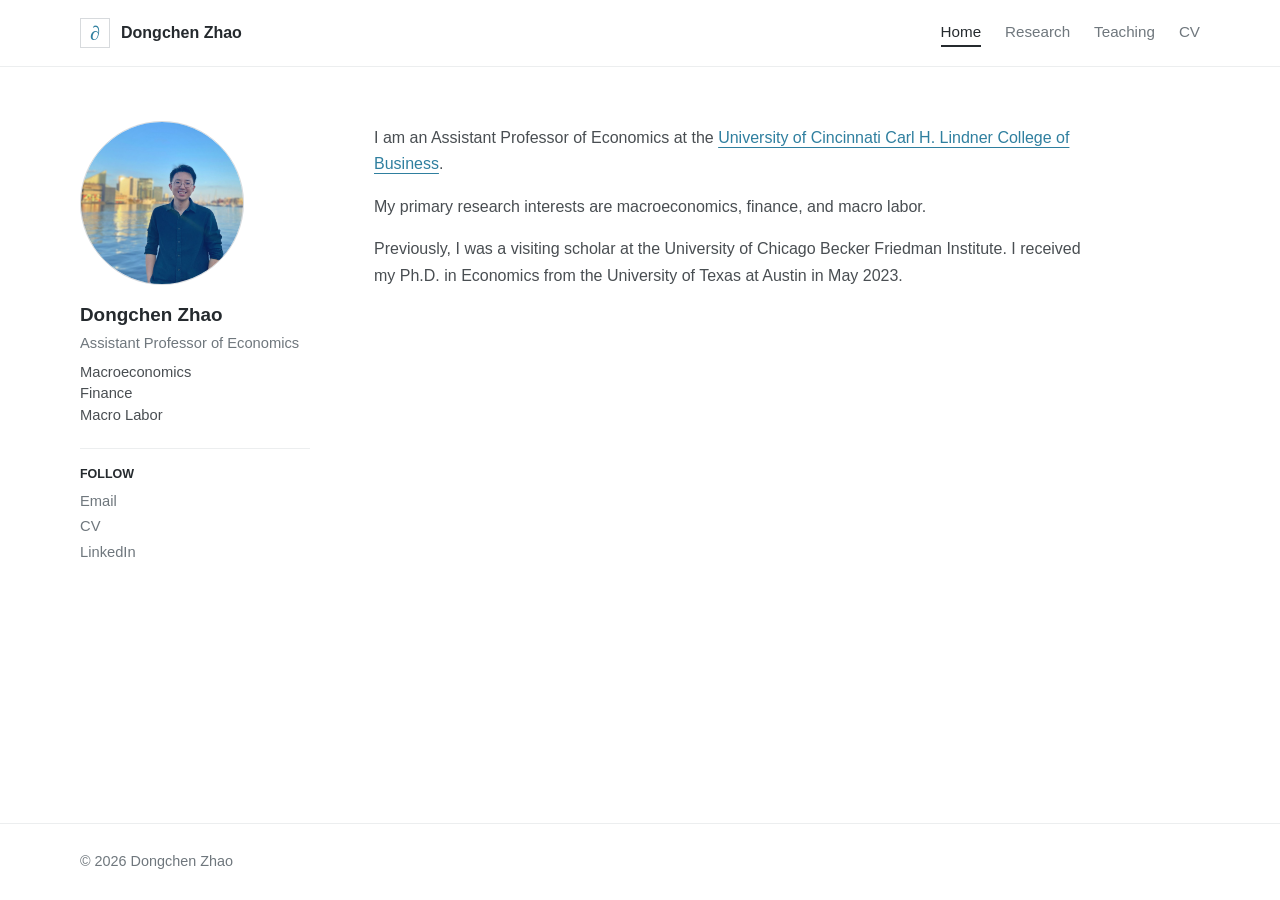
<file: index.html>
<!DOCTYPE html>
<html lang="en">
<head>
  <meta charset="utf-8">
  <meta name="viewport" content="width=device-width, initial-scale=1">
  <meta name="description" content="Dongchen Zhao, Assistant Professor of Economics at the University of Cincinnati.">
  <title>Dongchen Zhao</title>
  <link rel="icon" href="assets/favicon.svg" type="image/svg+xml">
  <link rel="stylesheet" href="style.css?v=5">
</head>
<body>
  <header class="site-header">
    <div class="container header-inner">
      <a class="site-title" href="index.html">
        <span class="site-mark" aria-hidden="true">∂</span>
        <span>Dongchen Zhao</span>
      </a>
      <nav class="site-nav" aria-label="Main navigation">
        <a href="index.html" aria-current="page">Home</a>
        <a href="research.html">Research</a>
        <a href="teaching.html">Teaching</a>
        <a href="cv.html">CV</a>
      </nav>
    </div>
  </header>

  <main class="container site-layout">
    <aside class="profile-card" aria-label="Profile">
      <img class="profile-photo" src="assets/profile.jpg" alt="Dongchen Zhao">
      <h1>Dongchen Zhao</h1>
      <p class="profile-role">Assistant Professor of Economics</p>
      <p class="profile-fields"><span>Macroeconomics</span><span>Finance</span><span>Macro Labor</span></p>
      <div class="profile-links" aria-label="Profile links">
        <p>Follow</p>
        <a href="mailto:dongchen.zhao@uc.edu">Email</a>
        <a href="cv.html">CV</a>
        <a href="https://www.linkedin.com/in/dongchen-zhao/" target="_blank" rel="noopener">LinkedIn</a>
      </div>
    </aside>

    <article class="content-column">
      <p>
        I am an Assistant Professor of Economics at the
        <a href="https://business.uc.edu/" target="_blank" rel="noopener">University of Cincinnati Carl H. Lindner College of Business</a>.
      </p>
      <p>
        My primary research interests are macroeconomics, finance, and macro labor.
      </p>
      <p>
        Previously, I was a visiting scholar at the University of Chicago Becker Friedman
        Institute. I received my Ph.D. in Economics from the University of Texas at Austin
        in May 2023.
      </p>
    </article>
  </main>

  <footer class="site-footer">
    <div class="container">
      <p>&copy; 2026 Dongchen Zhao</p>
    </div>
  </footer>
</body>
</html>
</file>
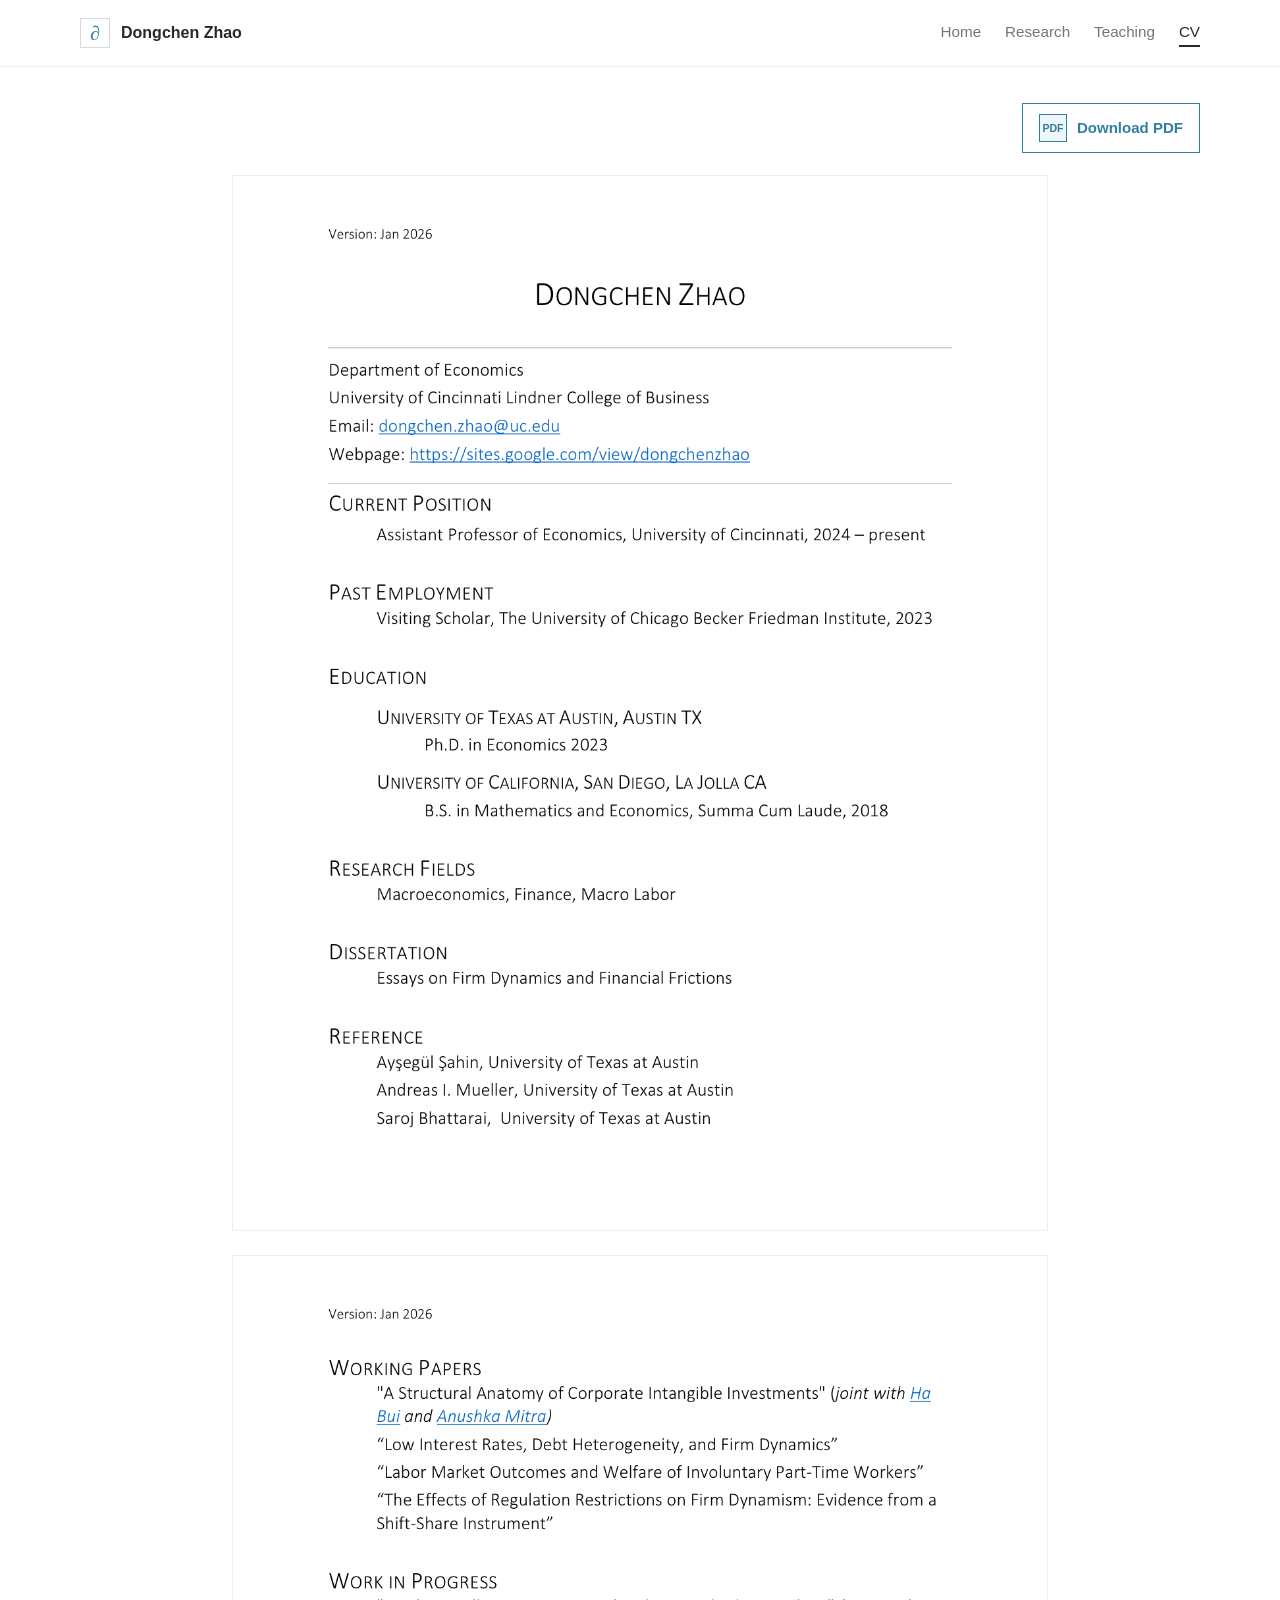
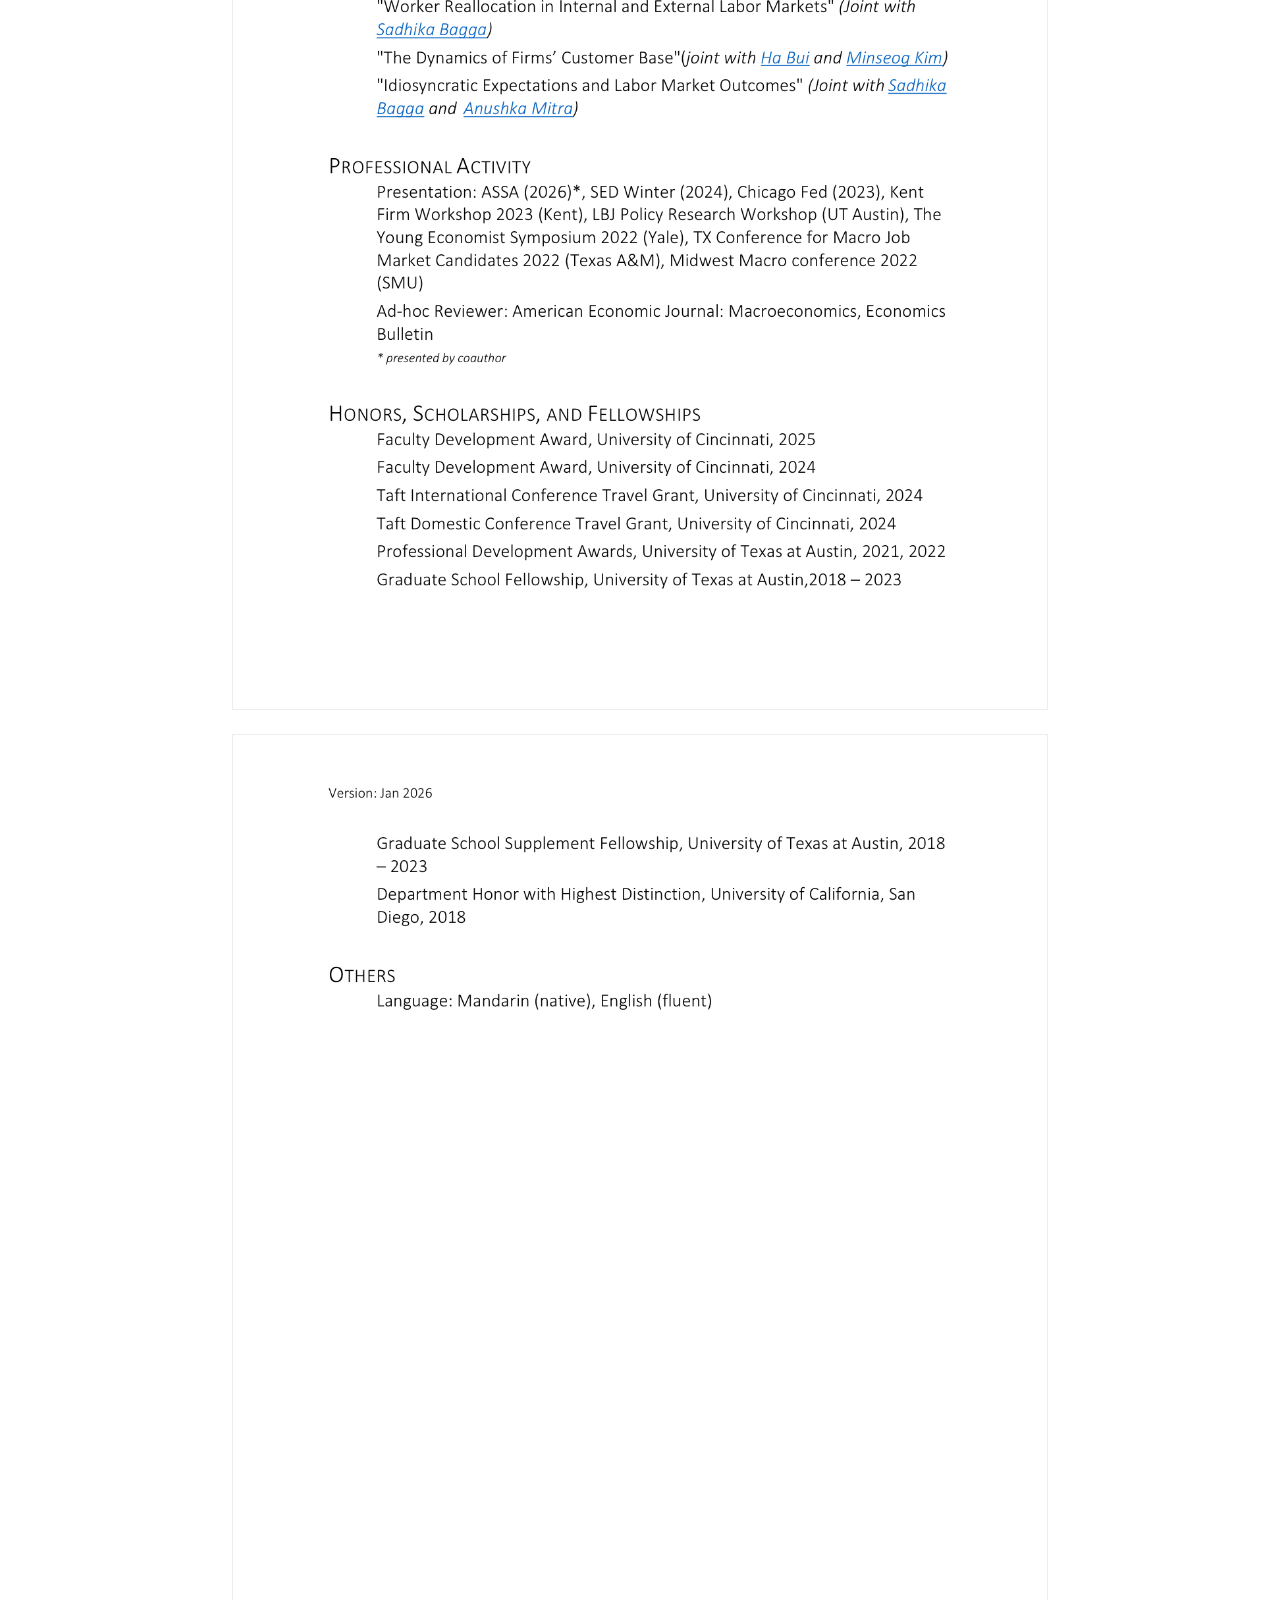
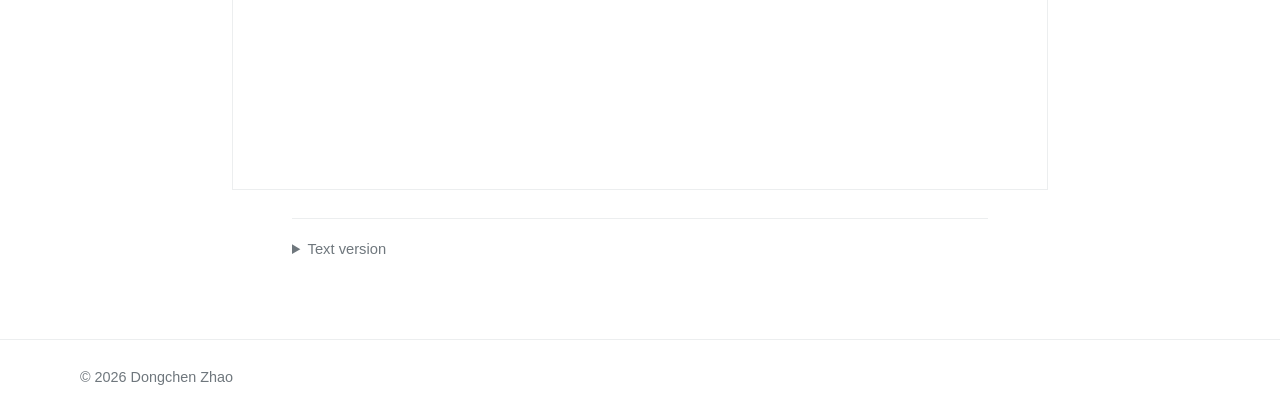
<file: cv/index.html>
<!DOCTYPE html>
<html lang="en">
<head>
  <meta charset="utf-8">
  <meta name="viewport" content="width=device-width, initial-scale=1">
  <meta name="description" content="Curriculum vitae for Dongchen Zhao.">
  <title>CV | Dongchen Zhao</title>
  <link rel="icon" href="../assets/favicon.svg" type="image/svg+xml">
  <link rel="stylesheet" href="../style.css?v=5">
</head>
<body>
  <header class="site-header">
    <div class="container header-inner">
      <a class="site-title" href="../index.html">
        <span class="site-mark" aria-hidden="true">∂</span>
        <span>Dongchen Zhao</span>
      </a>
      <nav class="site-nav" aria-label="Main navigation">
        <a href="../index.html">Home</a>
        <a href="../research.html">Research</a>
        <a href="../teaching.html">Teaching</a>
        <a href="../cv.html" aria-current="page">CV</a>
      </nav>
    </div>
  </header>

  <main class="container page cv-page">
    <div class="cv-tools" aria-label="CV actions">
      <a class="button" href="https://www.dropbox.com/scl/fi/xnmes6wqcvmn2f621hjdb/dongchen-zhao-cv.pdf?rlkey=xqzj2hevvkino3jy4amhmbyos&amp;st=wlo32c3w&amp;dl=0" target="_blank" rel="noopener"><span aria-hidden="true">PDF</span>Download PDF</a>
    </div>
    <div class="cv-image-preview" aria-label="CV PDF preview">
      <img src="cv-page-1.png" alt="Dongchen Zhao CV page 1">
      <img src="cv-page-2.png" alt="Dongchen Zhao CV page 2">
      <img src="cv-page-3.png" alt="Dongchen Zhao CV page 3">
    </div>
    <details class="cv-text-version">
      <summary>Text version</summary>
    <article class="cv-document cv-word">
      <header class="cv-heading">
        <h1>Dongchen Zhao</h1>
        <div class="cv-rule" aria-hidden="true"></div>
        <div class="cv-contact">
          <p>Department of Economics</p>
          <p>University of Cincinnati Lindner College of Business</p>
          <p>Email: dongchen.zhao@uc.edu</p>
          <p>Webpage: https://sites.google.com/view/dongchenzhao</p>
        </div>
      </header>

        <section class="cv-section">
          <h2>Current Position</h2>
          <p class="cv-entry cv-entry-indent">Assistant Professor of Economics, University of Cincinnati, 2024 – present</p>
        </section>
        <section class="cv-section">
          <h2>Past Employment</h2>
          <p class="cv-entry cv-entry-indent">Visiting Scholar, The University of Chicago Becker Friedman Institute, 2023</p>
        </section>
        <section class="cv-section">
          <h2>Education</h2>
          <p class="cv-entry cv-entry-institution">University of Texas at Austin, Austin TX</p>
          <p class="cv-entry cv-entry-indent">Ph.D. in Economics 2023</p>
          <p class="cv-entry cv-entry-institution">University of California, San Diego, La Jolla CA</p>
          <p class="cv-entry cv-entry-indent">B.S. in Mathematics and Economics, Summa Cum Laude, 2018</p>
        </section>
        <section class="cv-section">
          <h2>Research Fields</h2>
          <p class="cv-entry cv-entry-indent">Macroeconomics, Finance, Macro Labor</p>
        </section>
        <section class="cv-section">
          <h2>Dissertation</h2>
          <p class="cv-entry cv-entry-indent">Essays on Firm Dynamics and Financial Frictions</p>
        </section>
        <section class="cv-section">
          <h2>Reference</h2>
          <p class="cv-entry cv-entry-indent">Ayşegül Şahin, University of Texas at Austin</p>
          <p class="cv-entry cv-entry-indent">Andreas I. Mueller, University of Texas at Austin</p>
          <p class="cv-entry cv-entry-indent">Saroj Bhattarai, University of Texas at Austin</p>
        </section>
        <section class="cv-section">
          <h2>Working Papers</h2>
          <p class="cv-entry cv-entry-indent">&quot;A Structural Anatomy of Corporate Intangible Investments&quot; <em>(joint with Ha Bui and Anushka Mitra)</em></p>
          <p class="cv-entry cv-entry-indent">“Low Interest Rates, Debt Heterogeneity, and Firm Dynamics”</p>
          <p class="cv-entry cv-entry-indent">“Labor Market Outcomes and Welfare of Involuntary Part-Time Workers”</p>
          <p class="cv-entry cv-entry-indent">“The Effects of Regulation Restrictions on Firm Dynamism: Evidence from a Shift-Share Instrument”</p>
        </section>
        <section class="cv-section">
          <h2>Work in Progress</h2>
          <p class="cv-entry cv-entry-indent">&quot;Worker Reallocation in Internal and External Labor Markets&quot; <em>(Joint with Sadhika Bagga)</em></p>
          <p class="cv-entry cv-entry-indent">&quot;The Dynamics of Firms’ Customer Base&quot;<em>(joint with Ha Bui and Minseog Kim)</em></p>
          <p class="cv-entry cv-entry-indent">&quot;Idiosyncratic Expectations and Labor Market Outcomes&quot; <em>(Joint with Sadhika Bagga and Anushka Mitra)</em></p>
        </section>
        <section class="cv-section">
          <h2>Professional Activity</h2>
          <p class="cv-entry cv-entry-indent">Presentation: ASSA (2026)*, SED Winter (2024), Chicago Fed (2023), Kent Firm Workshop 2023 (Kent), LBJ Policy Research Workshop (UT Austin), The Young Economist Symposium 2022 (Yale), TX Conference for Macro Job Market Candidates 2022 (Texas A&amp;M), Midwest Macro conference 2022 (SMU)</p>
          <p class="cv-entry cv-entry-indent">Ad-hoc Reviewer: American Economic Journal: Macroeconomics, Economics Bulletin</p>
          <p class="cv-entry cv-entry-note"><em>* presented by coauthor</em></p>
        </section>
        <section class="cv-section">
          <h2>Honors, Scholarships, and Fellowships</h2>
          <p class="cv-entry cv-entry-indent">Faculty Development Award, University of Cincinnati, 2025</p>
          <p class="cv-entry cv-entry-indent">Faculty Development Award, University of Cincinnati, 2024</p>
          <p class="cv-entry cv-entry-indent">Taft International Conference Travel Grant, University of Cincinnati, 2024</p>
          <p class="cv-entry cv-entry-indent">Taft Domestic Conference Travel Grant, University of Cincinnati, 2024</p>
          <p class="cv-entry cv-entry-indent">Professional Development Awards, University of Texas at Austin, 2021, 2022</p>
          <p class="cv-entry cv-entry-indent">Graduate School Fellowship, University of Texas at Austin,2018 – 2023</p>
          <p class="cv-entry cv-entry-indent">Graduate School Supplement Fellowship, University of Texas at Austin, 2018 – 2023</p>
          <p class="cv-entry cv-entry-indent">Department Honor with Highest Distinction, University of California, San Diego, 2018</p>
        </section>
        <section class="cv-section">
          <h2>Others</h2>
          <p class="cv-entry cv-entry-indent">Language: Mandarin (native), English (fluent)</p>
        </section>
    </article>
    </details>
  </main>

  <footer class="site-footer">
    <div class="container">
      <p>&copy; 2026 Dongchen Zhao</p>
    </div>
  </footer>
</body>
</html>
</file>
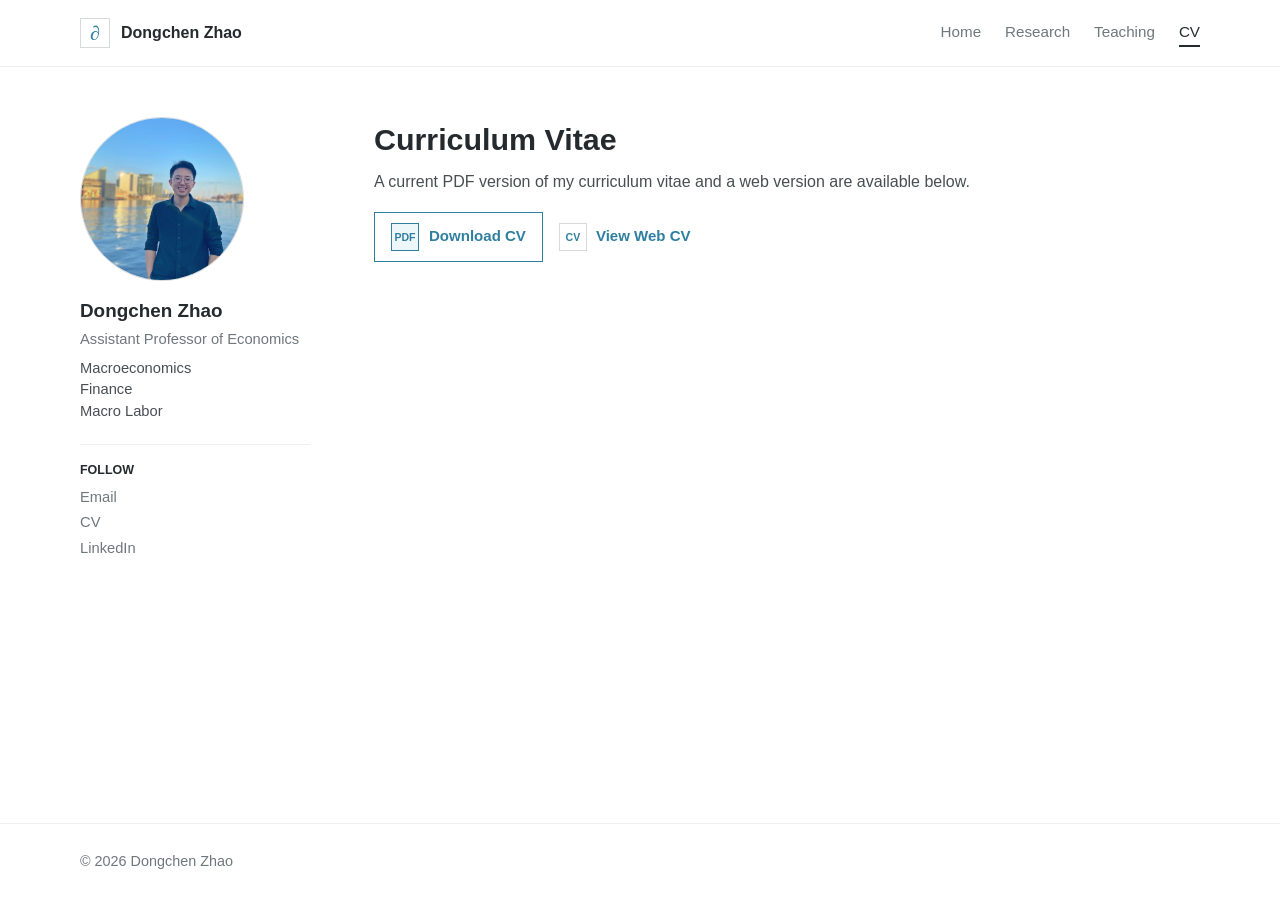
<file: cv.html>
<!DOCTYPE html>
<html lang="en">
<head>
  <meta charset="utf-8">
  <meta name="viewport" content="width=device-width, initial-scale=1">
  <meta name="description" content="Curriculum vitae for Dongchen Zhao.">
  <title>CV | Dongchen Zhao</title>
  <link rel="icon" href="assets/favicon.svg" type="image/svg+xml">
  <link rel="stylesheet" href="style.css?v=5">
</head>
<body>
  <header class="site-header">
    <div class="container header-inner">
      <a class="site-title" href="index.html">
        <span class="site-mark" aria-hidden="true">∂</span>
        <span>Dongchen Zhao</span>
      </a>
      <nav class="site-nav" aria-label="Main navigation">
        <a href="index.html">Home</a>
        <a href="research.html">Research</a>
        <a href="teaching.html">Teaching</a>
        <a href="cv.html" aria-current="page">CV</a>
      </nav>
    </div>
  </header>

  <main class="container site-layout page-layout">
    <aside class="profile-card" aria-label="Profile">
      <img class="profile-photo" src="assets/profile.jpg" alt="Dongchen Zhao">
      <h2>Dongchen Zhao</h2>
      <p class="profile-role">Assistant Professor of Economics</p>
      <p class="profile-fields"><span>Macroeconomics</span><span>Finance</span><span>Macro Labor</span></p>
      <div class="profile-links" aria-label="Profile links">
        <p>Follow</p>
        <a href="mailto:dongchen.zhao@uc.edu">Email</a>
        <a href="cv.html">CV</a>
        <a href="https://www.linkedin.com/in/dongchen-zhao/" target="_blank" rel="noopener">LinkedIn</a>
      </div>
    </aside>

    <div class="content-column">
      <header class="page-header">
        <h1>Curriculum Vitae</h1>
        <p>
          A current PDF version of my curriculum vitae and a web version are available below.
        </p>
        <p class="button-row">
          <a class="button" href="https://www.dropbox.com/scl/fi/xnmes6wqcvmn2f621hjdb/dongchen-zhao-cv.pdf?rlkey=xqzj2hevvkino3jy4amhmbyos&amp;st=wlo32c3w&amp;dl=0" target="_blank" rel="noopener"><span aria-hidden="true">PDF</span>Download CV</a>
          <a class="icon-link" href="cv/"><span aria-hidden="true">CV</span>View Web CV</a>
        </p>
      </header>
    </div>
  </main>

  <footer class="site-footer">
    <div class="container">
      <p>&copy; 2026 Dongchen Zhao</p>
    </div>
  </footer>
</body>
</html>
</file>
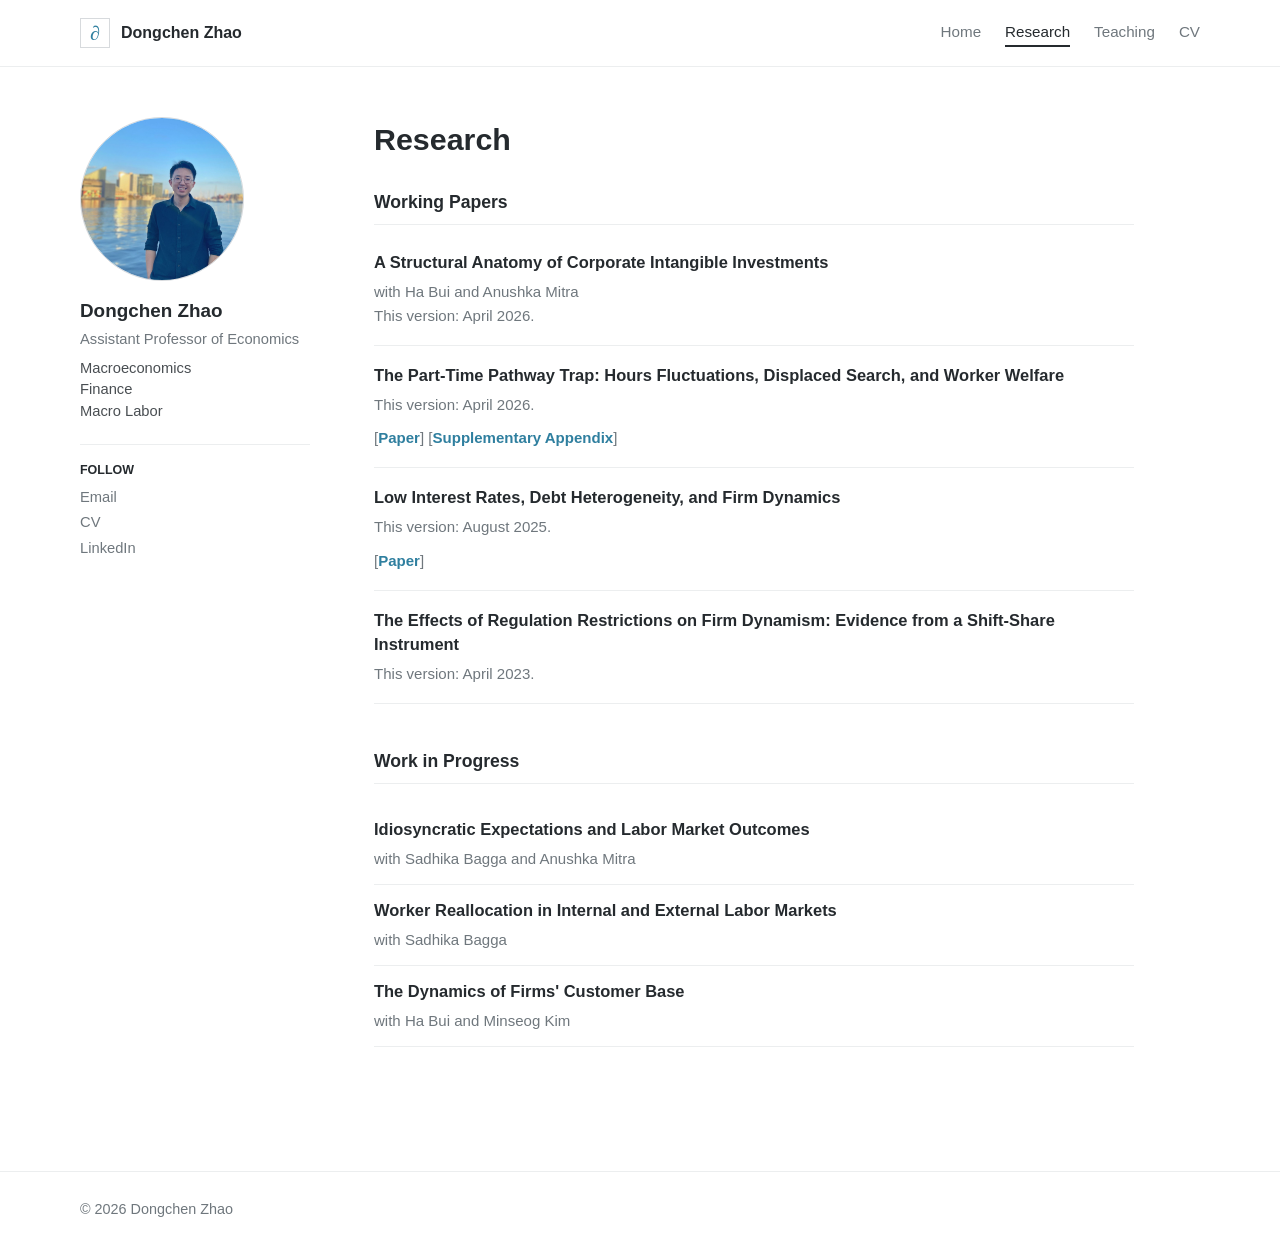
<file: research.html>
<!DOCTYPE html>
<html lang="en">
<head>
  <meta charset="utf-8">
  <meta name="viewport" content="width=device-width, initial-scale=1">
  <meta name="description" content="Research by Dongchen Zhao.">
  <title>Research | Dongchen Zhao</title>
  <link rel="icon" href="assets/favicon.svg" type="image/svg+xml">
  <link rel="stylesheet" href="style.css?v=5">
</head>
<body>
  <header class="site-header">
    <div class="container header-inner">
      <a class="site-title" href="index.html">
        <span class="site-mark" aria-hidden="true">∂</span>
        <span>Dongchen Zhao</span>
      </a>
      <nav class="site-nav" aria-label="Main navigation">
        <a href="index.html">Home</a>
        <a href="research.html" aria-current="page">Research</a>
        <a href="teaching.html">Teaching</a>
        <a href="cv.html">CV</a>
      </nav>
    </div>
  </header>

  <main class="container site-layout page-layout">
    <aside class="profile-card" aria-label="Profile">
      <img class="profile-photo" src="assets/profile.jpg" alt="Dongchen Zhao">
      <h2>Dongchen Zhao</h2>
      <p class="profile-role">Assistant Professor of Economics</p>
      <p class="profile-fields"><span>Macroeconomics</span><span>Finance</span><span>Macro Labor</span></p>
      <div class="profile-links" aria-label="Profile links">
        <p>Follow</p>
        <a href="mailto:dongchen.zhao@uc.edu">Email</a>
        <a href="cv.html">CV</a>
        <a href="https://www.linkedin.com/in/dongchen-zhao/" target="_blank" rel="noopener">LinkedIn</a>
      </div>
    </aside>

    <div class="content-column">
      <header class="page-header">
        <h1>Research</h1>
      </header>

      <section class="section-block" aria-labelledby="working-papers">
        <h2 id="working-papers">Working Papers</h2>
        <article class="research-item">
          <h3>A Structural Anatomy of Corporate Intangible Investments</h3>
          <p class="paper-authors">with Ha Bui and Anushka Mitra</p>
          <p class="paper-version">This version: April 2026.</p>
        </article>

        <article class="research-item">
          <h3>The Part-Time Pathway Trap: Hours Fluctuations, Displaced Search, and Worker Welfare</h3>
          <p class="paper-version">This version: April 2026.</p>
          <p class="paper-links">
            [<a href="https://www.dropbox.com/scl/fi/k7coy3yk1ka1v2idwxbuf/PT_Trap_DZ_paper.pdf?rlkey=u3p0l9mv2voi113ggpqgg6ngo&amp;st=q3zja6c0&amp;dl=0" target="_blank" rel="noopener">Paper</a>]
            [<a href="https://www.dropbox.com/scl/fi/3mnqsyurscj3jiw4inxop/PT_Trap_DZ_appendix.pdf?rlkey=bu747kyxasr1xsqu0ui7ny081&amp;st=vxkbsnrl&amp;dl=0" target="_blank" rel="noopener">Supplementary Appendix</a>]
          </p>
        </article>

        <article class="research-item">
          <h3>Low Interest Rates, Debt Heterogeneity, and Firm Dynamics</h3>
          <p class="paper-version">This version: August 2025.</p>
          <p class="paper-links">
            [<a href="https://www.dropbox.com/scl/fi/yjzmpm8kgx8nsuvgpwaz6/LDF_DZ.pdf?rlkey=zbm0ntof1es4ol9q6nvreqd4z&amp;st=6ffz6t9r&amp;dl=0" target="_blank" rel="noopener">Paper</a>]
          </p>
        </article>

        <article class="research-item">
          <h3>The Effects of Regulation Restrictions on Firm Dynamism: Evidence from a Shift-Share Instrument</h3>
          <p class="paper-version">This version: April 2023.</p>
        </article>
      </section>

      <section class="section-block" aria-labelledby="work-in-progress">
        <h2 id="work-in-progress">Work in Progress</h2>
        <article class="research-item compact">
          <h3>Idiosyncratic Expectations and Labor Market Outcomes</h3>
          <p class="paper-authors">with Sadhika Bagga and Anushka Mitra</p>
        </article>

        <article class="research-item compact">
          <h3>Worker Reallocation in Internal and External Labor Markets</h3>
          <p class="paper-authors">with Sadhika Bagga</p>
        </article>

        <article class="research-item compact">
          <h3>The Dynamics of Firms' Customer Base</h3>
          <p class="paper-authors">with Ha Bui and Minseog Kim</p>
        </article>
      </section>
    </div>
  </main>

  <footer class="site-footer">
    <div class="container">
      <p>&copy; 2026 Dongchen Zhao</p>
    </div>
  </footer>
</body>
</html>
</file>
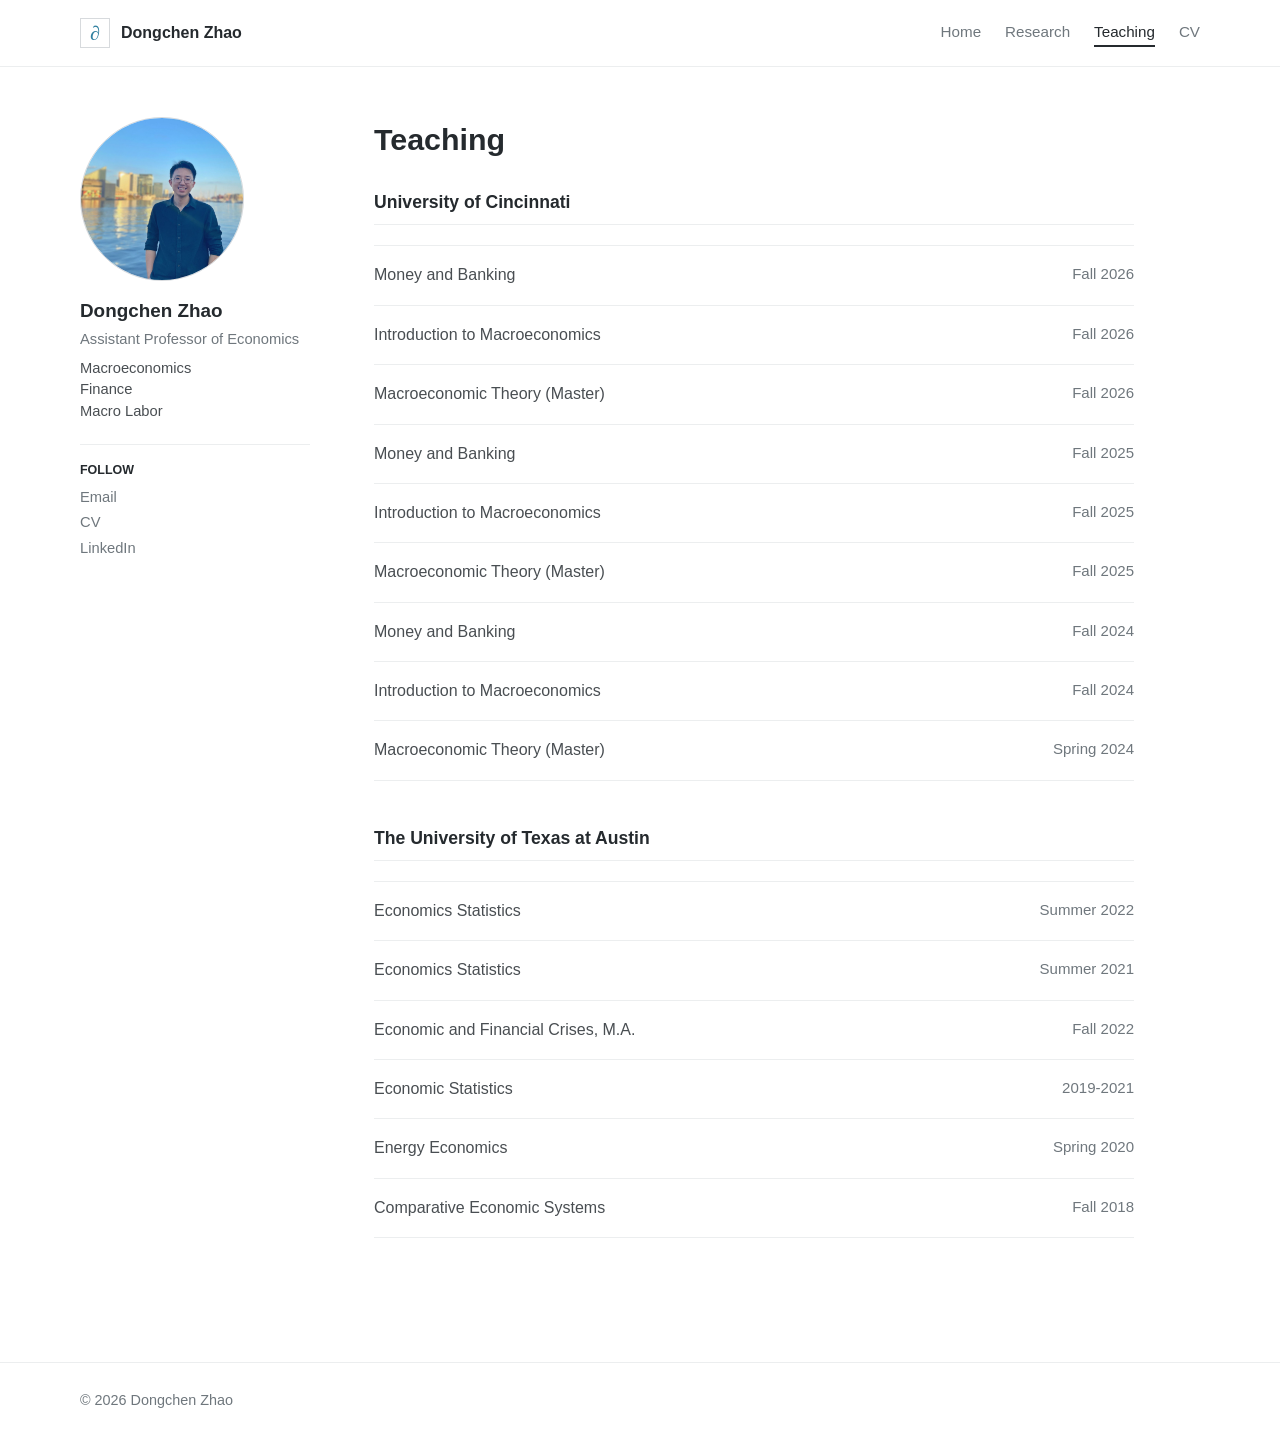
<file: teaching.html>
<!DOCTYPE html>
<html lang="en">
<head>
  <meta charset="utf-8">
  <meta name="viewport" content="width=device-width, initial-scale=1">
  <meta name="description" content="Teaching by Dongchen Zhao.">
  <title>Teaching | Dongchen Zhao</title>
  <link rel="icon" href="assets/favicon.svg" type="image/svg+xml">
  <link rel="stylesheet" href="style.css?v=5">
</head>
<body>
  <header class="site-header">
    <div class="container header-inner">
      <a class="site-title" href="index.html">
        <span class="site-mark" aria-hidden="true">∂</span>
        <span>Dongchen Zhao</span>
      </a>
      <nav class="site-nav" aria-label="Main navigation">
        <a href="index.html">Home</a>
        <a href="research.html">Research</a>
        <a href="teaching.html" aria-current="page">Teaching</a>
        <a href="cv.html">CV</a>
      </nav>
    </div>
  </header>

  <main class="container site-layout page-layout">
    <aside class="profile-card" aria-label="Profile">
      <img class="profile-photo" src="assets/profile.jpg" alt="Dongchen Zhao">
      <h2>Dongchen Zhao</h2>
      <p class="profile-role">Assistant Professor of Economics</p>
      <p class="profile-fields"><span>Macroeconomics</span><span>Finance</span><span>Macro Labor</span></p>
      <div class="profile-links" aria-label="Profile links">
        <p>Follow</p>
        <a href="mailto:dongchen.zhao@uc.edu">Email</a>
        <a href="cv.html">CV</a>
        <a href="https://www.linkedin.com/in/dongchen-zhao/" target="_blank" rel="noopener">LinkedIn</a>
      </div>
    </aside>

    <div class="content-column">
      <header class="page-header">
        <h1>Teaching</h1>
      </header>

      <section class="section-block" aria-labelledby="uc">
        <h2 id="uc">University of Cincinnati</h2>
        <ul class="course-list">
          <li>Money and Banking <span>Fall 2026</span></li>
          <li>Introduction to Macroeconomics <span>Fall 2026</span></li>
          <li>Macroeconomic Theory (Master) <span>Fall 2026</span></li>
          <li>Money and Banking <span>Fall 2025</span></li>
          <li>Introduction to Macroeconomics <span>Fall 2025</span></li>
          <li>Macroeconomic Theory (Master) <span>Fall 2025</span></li>
          <li>Money and Banking <span>Fall 2024</span></li>
          <li>Introduction to Macroeconomics <span>Fall 2024</span></li>
          <li>Macroeconomic Theory (Master) <span>Spring 2024</span></li>
        </ul>
      </section>

      <section class="section-block" aria-labelledby="ut-austin">
        <h2 id="ut-austin">The University of Texas at Austin</h2>
        <ul class="course-list">
          <li>Economics Statistics <span>Summer 2022</span></li>
          <li>Economics Statistics <span>Summer 2021</span></li>
          <li>Economic and Financial Crises, M.A. <span>Fall 2022</span></li>
          <li>Economic Statistics <span>2019-2021</span></li>
          <li>Energy Economics <span>Spring 2020</span></li>
          <li>Comparative Economic Systems <span>Fall 2018</span></li>
        </ul>
      </section>
    </div>
  </main>

  <footer class="site-footer">
    <div class="container">
      <p>&copy; 2026 Dongchen Zhao</p>
    </div>
  </footer>
</body>
</html>
</file>
<file: style.css>
:root {
  --bg: #ffffff;
  --surface: #ffffff;
  --surface-muted: #f6f7f8;
  --text: #494e52;
  --heading: #252a2e;
  --muted: #6f777d;
  --border: #d7dadd;
  --rule: #eceeef;
  --accent: #2f7f9f;
  --accent-dark: #1f6079;
  --accent-soft: #edf6f9;
  --accent-cool: #2f7f9f;
  --max-width: 1120px;
  --font-sans: ui-sans-serif, -apple-system, BlinkMacSystemFont, "Segoe UI", "Helvetica Neue", Arial, sans-serif;
}

* {
  box-sizing: border-box;
}

html {
  font-size: 16px;
  letter-spacing: 0;
}

body {
  display: flex;
  min-height: 100vh;
  flex-direction: column;
  margin: 0;
  background: var(--bg);
  color: var(--text);
  font-family: var(--font-sans);
  font-size: 16px;
  line-height: 1.65;
  letter-spacing: 0;
}

main {
  flex: 1;
}

a {
  color: var(--accent);
  text-decoration-thickness: 1px;
  text-underline-offset: 0.22em;
}

a:hover,
a:focus {
  color: var(--accent-dark);
}

img {
  display: block;
  max-width: 100%;
}

.container {
  width: min(var(--max-width), calc(100% - 40px));
  margin: 0 auto;
}

.site-header {
  border-bottom: 1px solid var(--rule);
  background: #ffffff;
}

.header-inner {
  display: flex;
  align-items: center;
  justify-content: space-between;
  gap: 30px;
  padding: 18px 0;
}

.site-title {
  display: inline-flex;
  align-items: center;
  gap: 11px;
  color: var(--heading);
  font-size: 1rem;
  font-weight: 700;
  line-height: 1;
  text-decoration: none;
  white-space: nowrap;
}

.site-mark {
  display: inline-grid;
  width: 30px;
  height: 30px;
  place-items: center;
  border: 1px solid var(--border);
  background: var(--surface);
  color: var(--accent);
  font-family: "Times New Roman", Times, serif;
  font-size: 1.25rem;
  font-weight: 400;
}

.site-nav {
  display: flex;
  flex-wrap: wrap;
  gap: 8px 24px;
  justify-content: flex-end;
  font-size: 0.95rem;
}

.site-nav a {
  color: var(--muted);
  text-decoration: none;
}

.site-nav a:hover,
.site-nav a:focus,
.site-nav a[aria-current="page"] {
  color: var(--heading);
}

.site-nav a[aria-current="page"] {
  border-bottom: 2px solid var(--heading);
}

.site-layout {
  display: grid;
  grid-template-columns: 230px minmax(0, 1fr);
  gap: 64px;
  align-items: start;
  padding: 54px 0 78px;
}

.page-layout {
  padding-top: 50px;
}

.profile-card {
  position: sticky;
  top: 24px;
  color: var(--muted);
  font-size: 0.92rem;
  line-height: 1.45;
}

.profile-photo {
  width: 164px;
  height: 164px;
  margin-bottom: 18px;
  border: 1px solid var(--border);
  border-radius: 50%;
  object-fit: cover;
  object-position: 63% 43%;
}

.profile-card h1,
.profile-card h2 {
  margin: 0 0 6px;
  border: 0;
  padding: 0;
  color: var(--heading);
  font-size: 1.18rem;
  font-weight: 700;
  line-height: 1.25;
}

.profile-role,
.profile-fields {
  margin: 0 0 8px;
}

.profile-fields {
  color: var(--text);
}

.profile-fields span {
  display: block;
}

.profile-links {
  margin-top: 22px;
  padding-top: 16px;
  border-top: 1px solid var(--rule);
}

.profile-links p {
  margin: 0 0 8px;
  color: var(--heading);
  font-size: 0.78rem;
  font-weight: 700;
  text-transform: uppercase;
}

.profile-links a {
  display: block;
  width: max-content;
  margin: 4px 0;
  color: var(--muted);
  text-decoration: none;
}

.profile-links a:hover,
.profile-links a:focus {
  color: var(--accent);
  text-decoration: underline;
}

.content-column {
  max-width: 760px;
  padding-top: 4px;
}

.content-column > p {
  max-width: 720px;
}

.eyebrow {
  margin: 0 0 10px;
  color: var(--accent);
  font-size: 0.78rem;
  font-weight: 800;
  letter-spacing: 0;
  text-transform: uppercase;
}

h1,
h2,
h3,
p {
  margin-top: 0;
}

h1 {
  margin-bottom: 20px;
  color: var(--heading);
  font-size: 1.9rem;
  line-height: 1.2;
  font-weight: 700;
}

h2 {
  margin-bottom: 20px;
  border-bottom: 1px solid var(--rule);
  padding-bottom: 10px;
  color: var(--heading);
  font-size: 1.1rem;
  line-height: 1.3;
  font-weight: 700;
}

h3 {
  margin-bottom: 5px;
  color: var(--heading);
  font-size: 1.03rem;
  line-height: 1.45;
  font-weight: 700;
}

p {
  margin-bottom: 1rem;
}

.lead {
  color: var(--text);
  font-size: 1rem;
  line-height: 1.7;
}

.narrow {
  max-width: 650px;
}

.details {
  display: grid;
  gap: 14px;
  margin: 34px 0 28px;
  padding: 22px 0;
  border-top: 1px solid var(--rule);
  border-bottom: 1px solid var(--rule);
}

.details div {
  display: grid;
  grid-template-columns: 92px minmax(0, 1fr);
  gap: 18px;
}

.details dt {
  color: var(--muted);
  font-size: 0.9rem;
  font-weight: 760;
}

.details dd {
  margin: 0;
}

.link-row,
.button-row,
.paper-links {
  display: flex;
  flex-wrap: wrap;
  gap: 12px 16px;
  align-items: center;
}

.icon-link {
  display: inline-flex;
  align-items: center;
  gap: 9px;
  color: var(--accent);
  font-size: 0.94rem;
  font-weight: 600;
  text-decoration: none;
}

.icon-link span,
.button span {
  display: inline-grid;
  min-width: 28px;
  height: 28px;
  place-items: center;
  border: 1px solid var(--border);
  background: var(--surface);
  color: var(--accent);
  font-size: 0.66rem;
  font-weight: 820;
  line-height: 1;
}

.icon-link:hover,
.icon-link:focus {
  color: var(--accent);
}

.icon-link:hover span,
.icon-link:focus span {
  border-color: var(--accent);
  background: var(--accent-soft);
}

.icon-link.small {
  font-size: 0.9rem;
}

.icon-link.small span {
  min-width: 32px;
  height: 25px;
  font-size: 0.61rem;
}

.button {
  display: inline-flex;
  align-items: center;
  gap: 10px;
  border: 1px solid var(--accent);
  padding: 10px 16px;
  background: #ffffff;
  color: var(--accent);
  font-size: 0.94rem;
  font-weight: 700;
  text-decoration: none;
}

.button span {
  border-color: var(--accent);
  background: var(--accent-soft);
  color: var(--accent);
}

.button:hover,
.button:focus {
  background: var(--accent);
  color: #ffffff;
}

.button:hover span,
.button:focus span {
  border-color: rgba(255, 255, 255, 0.55);
  background: rgba(255, 255, 255, 0.12);
  color: #ffffff;
}

.page {
  padding: 66px 0 78px;
}

.page-header {
  max-width: 760px;
  margin-bottom: 34px;
}

.page-header h1 {
  margin-bottom: 12px;
}

.section-block {
  margin-bottom: 46px;
}

.research-item {
  padding: 18px 0;
  border-bottom: 1px solid var(--rule);
}

.research-item:first-of-type {
  padding-top: 6px;
}

.research-item.compact {
  padding: 14px 0;
}

.research-item h3 {
  max-width: 800px;
}

.meta {
  margin-bottom: 0;
  color: var(--muted);
  font-size: 0.94rem;
  line-height: 1.55;
}

.paper-authors,
.paper-version {
  margin-bottom: 0;
  color: var(--muted);
  font-size: 0.94rem;
  line-height: 1.55;
}

.paper-links {
  display: block;
  margin-top: 10px;
  margin-bottom: 0;
  color: var(--muted);
  font-size: 0.94rem;
  line-height: 1.55;
}

.paper-links a {
  font-weight: 600;
  text-decoration: none;
}

.paper-links a:hover,
.paper-links a:focus {
  text-decoration: underline;
}

.course-list {
  list-style: none;
  margin: 0;
  padding: 0;
  border-top: 1px solid var(--rule);
}

.course-list li {
  display: flex;
  justify-content: space-between;
  gap: 28px;
  padding: 16px 0;
  border-bottom: 1px solid var(--rule);
}

.course-list span {
  color: var(--muted);
  font-size: 0.94rem;
  white-space: nowrap;
}

.cv-page {
  padding-top: 36px;
}

.cv-tools {
  display: flex;
  justify-content: flex-end;
  margin-bottom: 22px;
}

.cv-pdf-viewer {
  display: block;
  width: 100%;
  height: min(78vh, 920px);
  min-height: 620px;
  border: 1px solid var(--rule);
  background: #fff;
}

.cv-image-preview {
  display: grid;
  gap: 24px;
  justify-items: center;
}

.cv-image-preview img {
  display: block;
  width: min(100%, 8.5in);
  height: auto;
  border: 1px solid var(--rule);
  background: #fff;
}

.cv-text-version {
  max-width: 7.25in;
  margin: 28px auto 0;
  padding-top: 18px;
  border-top: 1px solid var(--rule);
}

.cv-text-version summary {
  cursor: pointer;
  color: var(--muted);
  font-size: 0.92rem;
}

.cv-text-version .cv-document {
  margin-top: 18px;
}

.cv-document.cv-word {
  max-width: 7.25in;
  margin: 0 auto;
  color: #111;
  font-family: "Times New Roman", Times, serif;
  font-size: 14px;
  line-height: 1.15;
}

.cv-word .cv-heading {
  margin: 0;
  padding: 0;
  border-bottom: 0;
}

.cv-word .cv-heading h1 {
  margin: 0 0 10px;
  color: #111;
  font-family: "Times New Roman", Times, serif;
  font-size: 12px;
  font-weight: 400;
  line-height: 1.15;
  text-align: center;
}

.cv-rule {
  height: 1px;
  margin: 0 0 6px;
  background: #a0a0a0;
}

.cv-contact {
  display: block;
  margin: 0;
  color: #111;
  font-size: 14px;
  line-height: 1.15;
}

.cv-contact p {
  margin: 0;
}

.cv-section {
  margin: 0;
  padding: 0;
  border-top: 0;
}

.cv-word .cv-section:first-of-type {
  margin-top: 6px;
  border-top: 1px solid #a0a0a0;
}

.cv-section h2 {
  margin: 0;
  border-bottom: 0;
  padding: 0;
  color: #111;
  font-family: "Times New Roman", Times, serif;
  font-size: 12px;
  font-weight: 400;
  line-height: 1.15;
  text-transform: none;
}

.cv-entry {
  margin: 0;
  color: #111;
  font-size: 14px;
  line-height: 1.15;
}

.cv-entry-indent {
  margin-left: 36px;
}

.cv-entry-institution {
  margin-left: 36px;
  font-size: 16px;
}

.cv-entry-note {
  text-indent: 36px;
  font-size: 10px;
  font-style: italic;
}

.cv-entry em {
  font-style: italic;
}

.site-footer {
  border-top: 1px solid var(--rule);
  color: var(--muted);
  font-size: 0.9rem;
}

.site-footer p {
  margin: 0;
  padding: 26px 0;
}

@media (max-width: 760px) {
  .container {
    width: min(var(--max-width), calc(100% - 32px));
  }

  .header-inner {
    display: block;
    padding: 18px 0;
  }

  .site-nav {
    justify-content: flex-start;
    margin-top: 12px;
  }

  .site-layout {
    grid-template-columns: 1fr;
    gap: 32px;
    padding: 38px 0 54px;
  }

  .profile-card {
    position: static;
  }

  .profile-photo {
    width: 132px;
    height: 132px;
    margin-bottom: 14px;
  }

  h1 {
    font-size: 1.72rem;
  }

  .page {
    padding: 42px 0 54px;
  }

  .details div,
  .course-list li {
    display: block;
  }

  .details dt {
    margin-bottom: 3px;
  }

  .course-list span {
    display: block;
    margin-top: 3px;
    white-space: normal;
  }

  .cv-tools {
    justify-content: flex-start;
  }

  .cv-pdf-viewer {
    height: 72vh;
    min-height: 480px;
  }

  .cv-document.cv-word {
    font-size: 13.5px;
  }

  .cv-entry-indent,
  .cv-entry-institution {
    margin-left: 24px;
  }

  .cv-entry-note {
    text-indent: 24px;
  }
}
</file>
